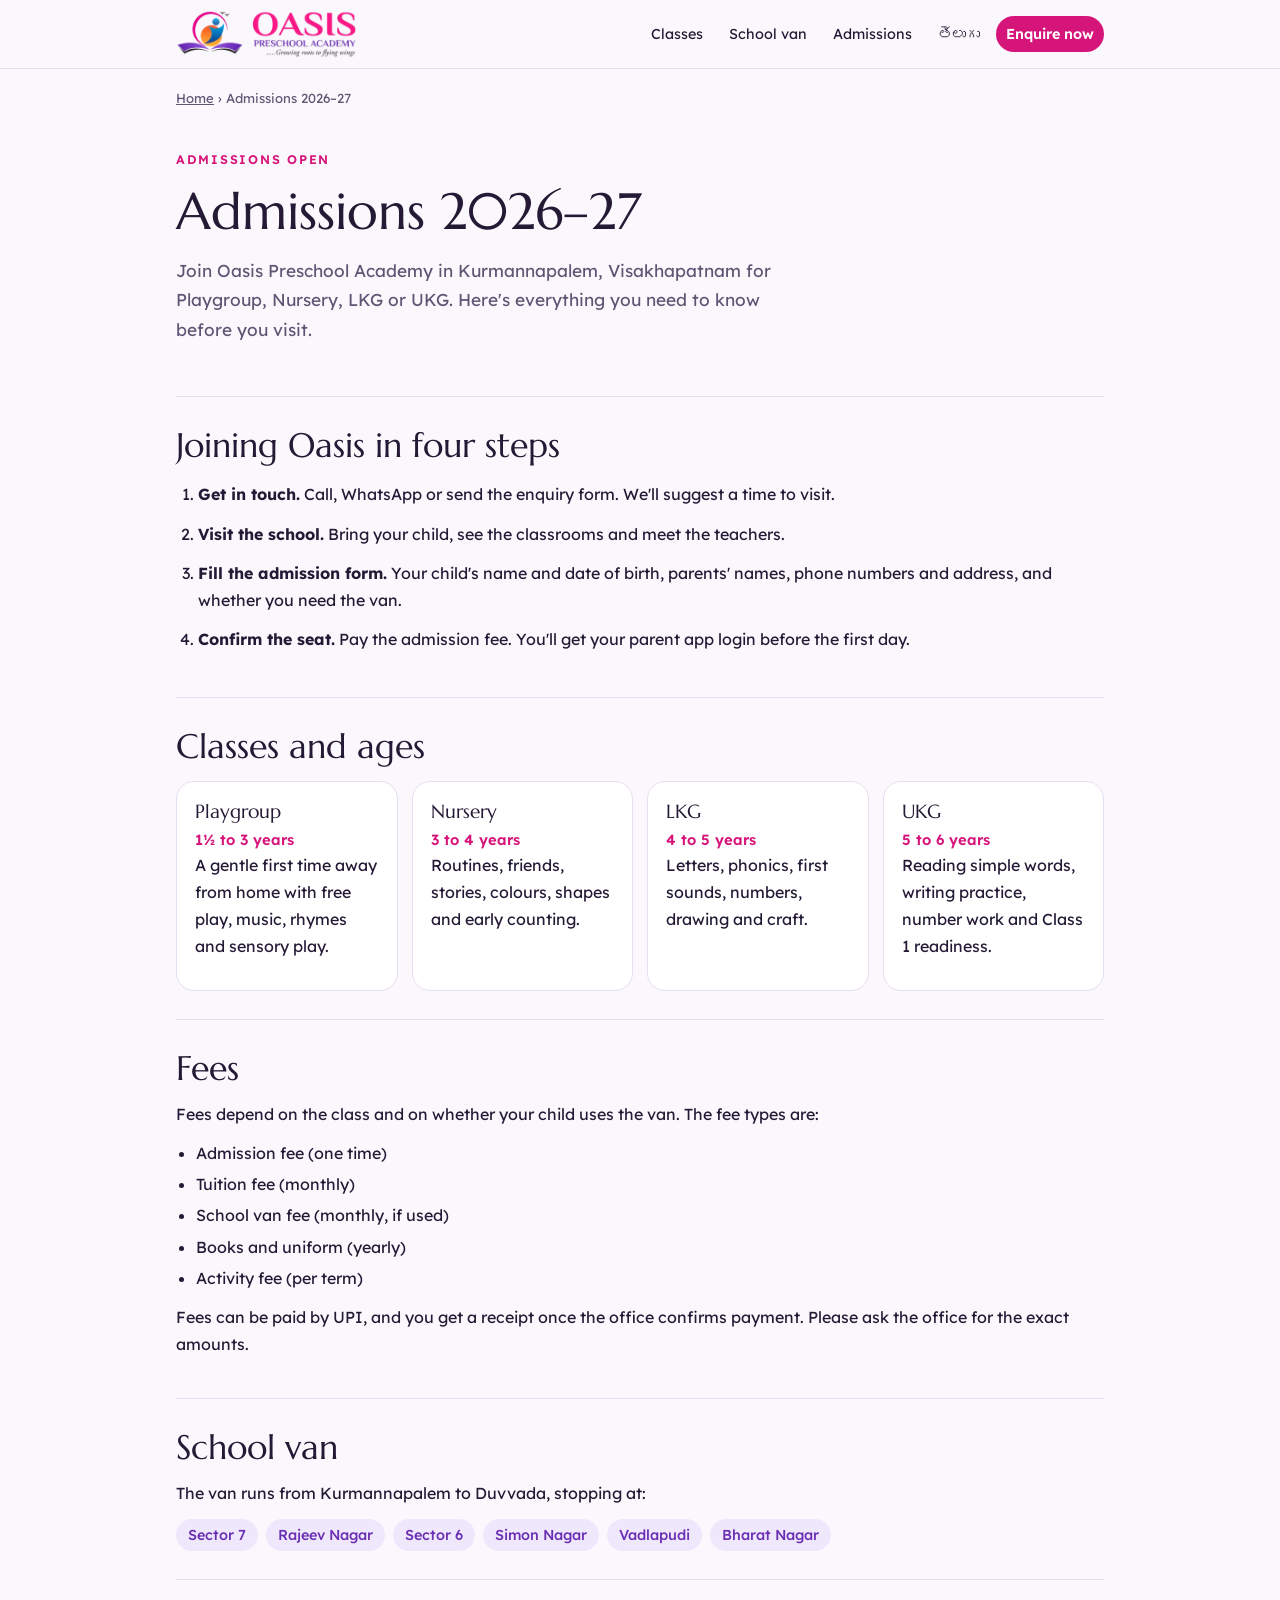
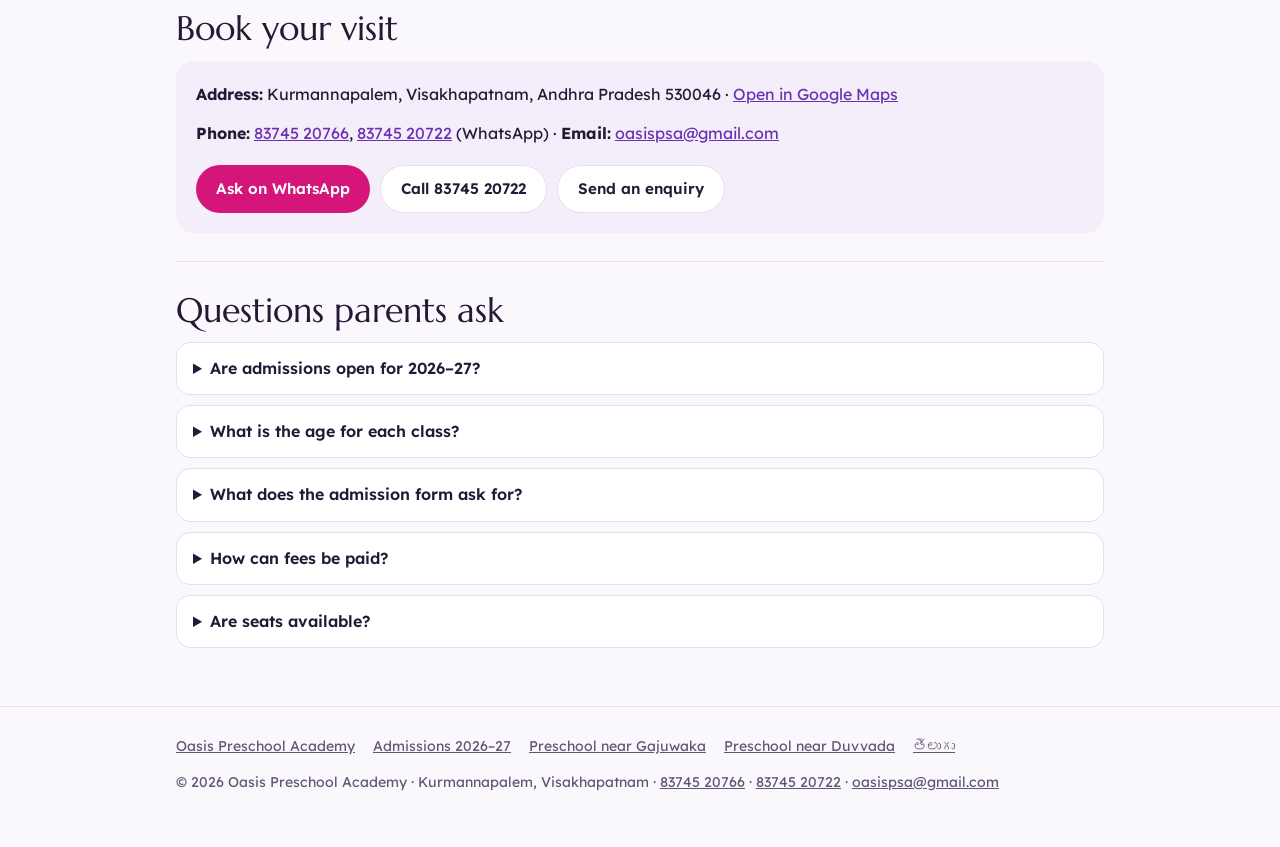
<file: admissions.html>
<!doctype html>
<html lang="en">
<head>
<meta charset="utf-8">
<meta name="viewport" content="width=device-width,initial-scale=1">
<title>Admissions 2026–27 | Oasis Preschool Academy, Vizag</title>
<meta name="description" content="Admissions open for 2026–27 at Oasis Preschool Academy, Kurmannapalem, Vizag. Playgroup, Nursery, LKG and UKG: age guide, admission steps, fee types and school van.">
<meta name="robots" content="index,follow,max-image-preview:large">
<meta name="theme-color" content="#d6157a">
<link rel="canonical" href="https://oasis-psa-school-website.vercel.app/admissions">
<link rel="icon" type="image/png" href="/logo-icon.png">
<link rel="apple-touch-icon" href="/logo-icon.png">
<link rel="manifest" href="/site.webmanifest">
<meta property="og:type" content="website">
<meta property="og:site_name" content="Oasis Preschool Academy">
<meta property="og:title" content="Admissions 2026–27 | Oasis Preschool Academy, Vizag">
<meta property="og:description" content="Admissions open for 2026–27 at Oasis Preschool Academy, Kurmannapalem, Vizag. Playgroup, Nursery, LKG and UKG: age guide, admission steps, fee types and school van.">
<meta property="og:url" content="https://oasis-psa-school-website.vercel.app/admissions">
<meta property="og:image" content="https://oasis-psa-school-website.vercel.app/og-image.jpg">
<meta property="og:image:width" content="1200">
<meta property="og:image:height" content="630">
<meta property="og:image:alt" content="Oasis Preschool Academy logo – Growing roots to flying wings">
<meta property="og:locale" content="en_IN">
<meta name="twitter:card" content="summary_large_image">
<meta name="twitter:title" content="Admissions 2026–27 | Oasis Preschool Academy, Vizag">
<meta name="twitter:description" content="Admissions open for 2026–27 at Oasis Preschool Academy, Kurmannapalem, Vizag. Playgroup, Nursery, LKG and UKG: age guide, admission steps, fee types and school van.">
<meta name="twitter:image" content="https://oasis-psa-school-website.vercel.app/og-image.jpg">
<script type="application/ld+json">{
 "@context": "https://schema.org",
 "@type": "WebPage",
 "@id": "https://oasis-psa-school-website.vercel.app/admissions#page",
 "url": "https://oasis-psa-school-website.vercel.app/admissions",
 "name": "Admissions 2026–27 | Oasis Preschool Academy, Vizag",
 "description": "Admissions open for 2026–27 at Oasis Preschool Academy, Kurmannapalem, Vizag. Playgroup, Nursery, LKG and UKG: age guide, admission steps, fee types and school van.",
 "inLanguage": "en-IN",
 "about": {
  "@id": "https://oasis-psa-school-website.vercel.app/#school"
 },
 "isPartOf": {
  "@type": "WebSite",
  "url": "https://oasis-psa-school-website.vercel.app/",
  "name": "Oasis Preschool Academy"
 }
}</script>
<script type="application/ld+json">{
 "@context": "https://schema.org",
 "@type": "BreadcrumbList",
 "itemListElement": [
  {
   "@type": "ListItem",
   "position": 1,
   "name": "Oasis Preschool Academy",
   "item": "https://oasis-psa-school-website.vercel.app/"
  },
  {
   "@type": "ListItem",
   "position": 2,
   "name": "Admissions 2026–27",
   "item": "https://oasis-psa-school-website.vercel.app/admissions"
  }
 ]
}</script>
<script type="application/ld+json">{
 "@context": "https://schema.org",
 "@type": "FAQPage",
 "mainEntity": [
  {
   "@type": "Question",
   "name": "Are admissions open for 2026–27?",
   "acceptedAnswer": {
    "@type": "Answer",
    "text": "Yes. Admissions for 2026–27 are open for Playgroup, Nursery, LKG and UKG."
   }
  },
  {
   "@type": "Question",
   "name": "What is the age for each class?",
   "acceptedAnswer": {
    "@type": "Answer",
    "text": "Playgroup 1½ to 3 years, Nursery 3 to 4 years, LKG 4 to 5 years, UKG 5 to 6 years."
   }
  },
  {
   "@type": "Question",
   "name": "What does the admission form ask for?",
   "acceptedAnswer": {
    "@type": "Answer",
    "text": "Your child's name and date of birth, parents' names, phone numbers and address, and whether you need the school van. The office will tell you if any certificates or photos are needed."
   }
  },
  {
   "@type": "Question",
   "name": "How can fees be paid?",
   "acceptedAnswer": {
    "@type": "Answer",
    "text": "By UPI. You get a receipt once the office confirms payment. Ask the office for the exact amounts."
   }
  },
  {
   "@type": "Question",
   "name": "Are seats available?",
   "acceptedAnswer": {
    "@type": "Answer",
    "text": "Seats depend on the class. Please call or WhatsApp 83745 20722 to check for your child's class."
   }
  }
 ]
}</script>
<link rel="preconnect" href="https://fonts.googleapis.com">
<link rel="preconnect" href="https://fonts.gstatic.com" crossorigin>
<link rel="stylesheet" media="print" onload="this.media='all'" href="https://fonts.googleapis.com/css2?family=Marcellus&family=Lexend:wght@400;500;600&display=swap">
<noscript><link rel="stylesheet" href="https://fonts.googleapis.com/css2?family=Marcellus&family=Lexend:wght@400;500;600&display=swap"></noscript>
<link rel="stylesheet" href="/pages.css">
</head>
<body>
<header><div class="wrap">
<a class="brand" href="/" aria-label="Oasis Preschool Academy Home"><img src="/logo-web.png" width="400" height="106" alt="Oasis Preschool Academy"></a>
<nav class="hdr-links" aria-label="Main"><a href="/#classes">Classes</a><a href="/#van">School van</a><a href="/admissions">Admissions</a><a href="/te" lang="te" hreflang="te">తెలుగు</a><a class="cta" href="/#contact">Enquire now</a></nav>
</div></header>
<main class="wrap">
<p class="crumbs"><a href="/">Home</a> › Admissions 2026–27</p>
<div class="hero">
<p class="eyebrow">Admissions open</p>
<h1>Admissions 2026–27</h1>
<p class="lede">Join Oasis Preschool Academy in Kurmannapalem, Visakhapatnam for Playgroup, Nursery, LKG or UKG. Here's everything you need to know before you visit.</p>
</div>
<section><h2>Joining Oasis in four steps</h2>
<ol class="steps">
<li><strong>Get in touch.</strong> Call, WhatsApp or send the enquiry form. We'll suggest a time to visit.</li>
<li><strong>Visit the school.</strong> Bring your child, see the classrooms and meet the teachers.</li>
<li><strong>Fill the admission form.</strong> Your child's name and date of birth, parents' names, phone numbers and address, and whether you need the van.</li>
<li><strong>Confirm the seat.</strong> Pay the admission fee. You'll get your parent app login before the first day.</li>
</ol></section>
<section><h2>Classes and ages</h2>
<div class="grid">
<div class="card"><h3>Playgroup</h3><p class="age">1½ to 3 years</p><p>A gentle first time away from home with free play, music, rhymes and sensory play.</p></div>
<div class="card"><h3>Nursery</h3><p class="age">3 to 4 years</p><p>Routines, friends, stories, colours, shapes and early counting.</p></div>
<div class="card"><h3>LKG</h3><p class="age">4 to 5 years</p><p>Letters, phonics, first sounds, numbers, drawing and craft.</p></div>
<div class="card"><h3>UKG</h3><p class="age">5 to 6 years</p><p>Reading simple words, writing practice, number work and Class 1 readiness.</p></div>
</div></section>
<section><h2>Fees</h2>
<p>Fees depend on the class and on whether your child uses the van. The fee types are:</p>
<ul class="clean"><li>Admission fee (one time)</li><li>Tuition fee (monthly)</li><li>School van fee (monthly, if used)</li><li>Books and uniform (yearly)</li><li>Activity fee (per term)</li></ul>
<p>Fees can be paid by UPI, and you get a receipt once the office confirms payment. Please ask the office for the exact amounts.</p>
</section>
<section><h2>School van</h2>
<p>The van runs from Kurmannapalem to Duvvada, stopping at:</p>
<ul class="stops"><li>Sector 7</li><li>Rajeev Nagar</li><li>Sector 6</li><li>Simon Nagar</li><li>Vadlapudi</li><li>Bharat Nagar</li></ul>
</section>
<section><h2>Book your visit</h2>
<div class="contact">
<p><strong>Address:</strong> Kurmannapalem, Visakhapatnam, Andhra Pradesh 530046 · <a href="https://maps.google.com/?q=Kurmannapalem+Visakhapatnam+530046" target="_blank" rel="noopener">Open in Google Maps</a></p>
<p><strong>Phone:</strong> <a href="tel:+918374520766">83745 20766</a>, <a href="tel:+918374520722">83745 20722</a> (WhatsApp) · <strong>Email:</strong> <a href="mailto:oasispsa@gmail.com">oasispsa@gmail.com</a></p>
<div class="btns"><a class="btn p" href="https://wa.me/918374520722?text=Hello%20Oasis%20Preschool%20Academy%2C%20I%20would%20like%20to%20know%20about%20admissions%20for%202026%E2%80%9327." target="_blank" rel="noopener">Ask on WhatsApp</a><a class="btn g" href="tel:+918374520722">Call 83745 20722</a><a class="btn g" href="/#contact">Send an enquiry</a></div>
</div></section>
<section><h2>Questions parents ask</h2><details><summary>Are admissions open for 2026–27?</summary><p>Yes. Admissions for 2026–27 are open for Playgroup, Nursery, LKG and UKG.</p></details><details><summary>What is the age for each class?</summary><p>Playgroup 1½ to 3 years, Nursery 3 to 4 years, LKG 4 to 5 years, UKG 5 to 6 years.</p></details><details><summary>What does the admission form ask for?</summary><p>Your child's name and date of birth, parents' names, phone numbers and address, and whether you need the school van. The office will tell you if any certificates or photos are needed.</p></details><details><summary>How can fees be paid?</summary><p>By UPI. You get a receipt once the office confirms payment. Ask the office for the exact amounts.</p></details><details><summary>Are seats available?</summary><p>Seats depend on the class. Please call or WhatsApp 83745 20722 to check for your child's class.</p></details></section>
</main>
<footer><div class="wrap">
<nav aria-label="More pages"><a href="/">Oasis Preschool Academy</a><a href="/admissions">Admissions 2026–27</a><a href="/preschool-gajuwaka">Preschool near Gajuwaka</a><a href="/preschool-duvvada">Preschool near Duvvada</a><a href="/te" lang="te">తెలుగు</a></nav>
<p>© 2026 Oasis Preschool Academy · Kurmannapalem, Visakhapatnam · <a href="tel:+918374520766">83745 20766</a> · <a href="tel:+918374520722">83745 20722</a> · <a href="mailto:oasispsa@gmail.com">oasispsa@gmail.com</a></p>
</div></footer>
</body>
</html>
</file>
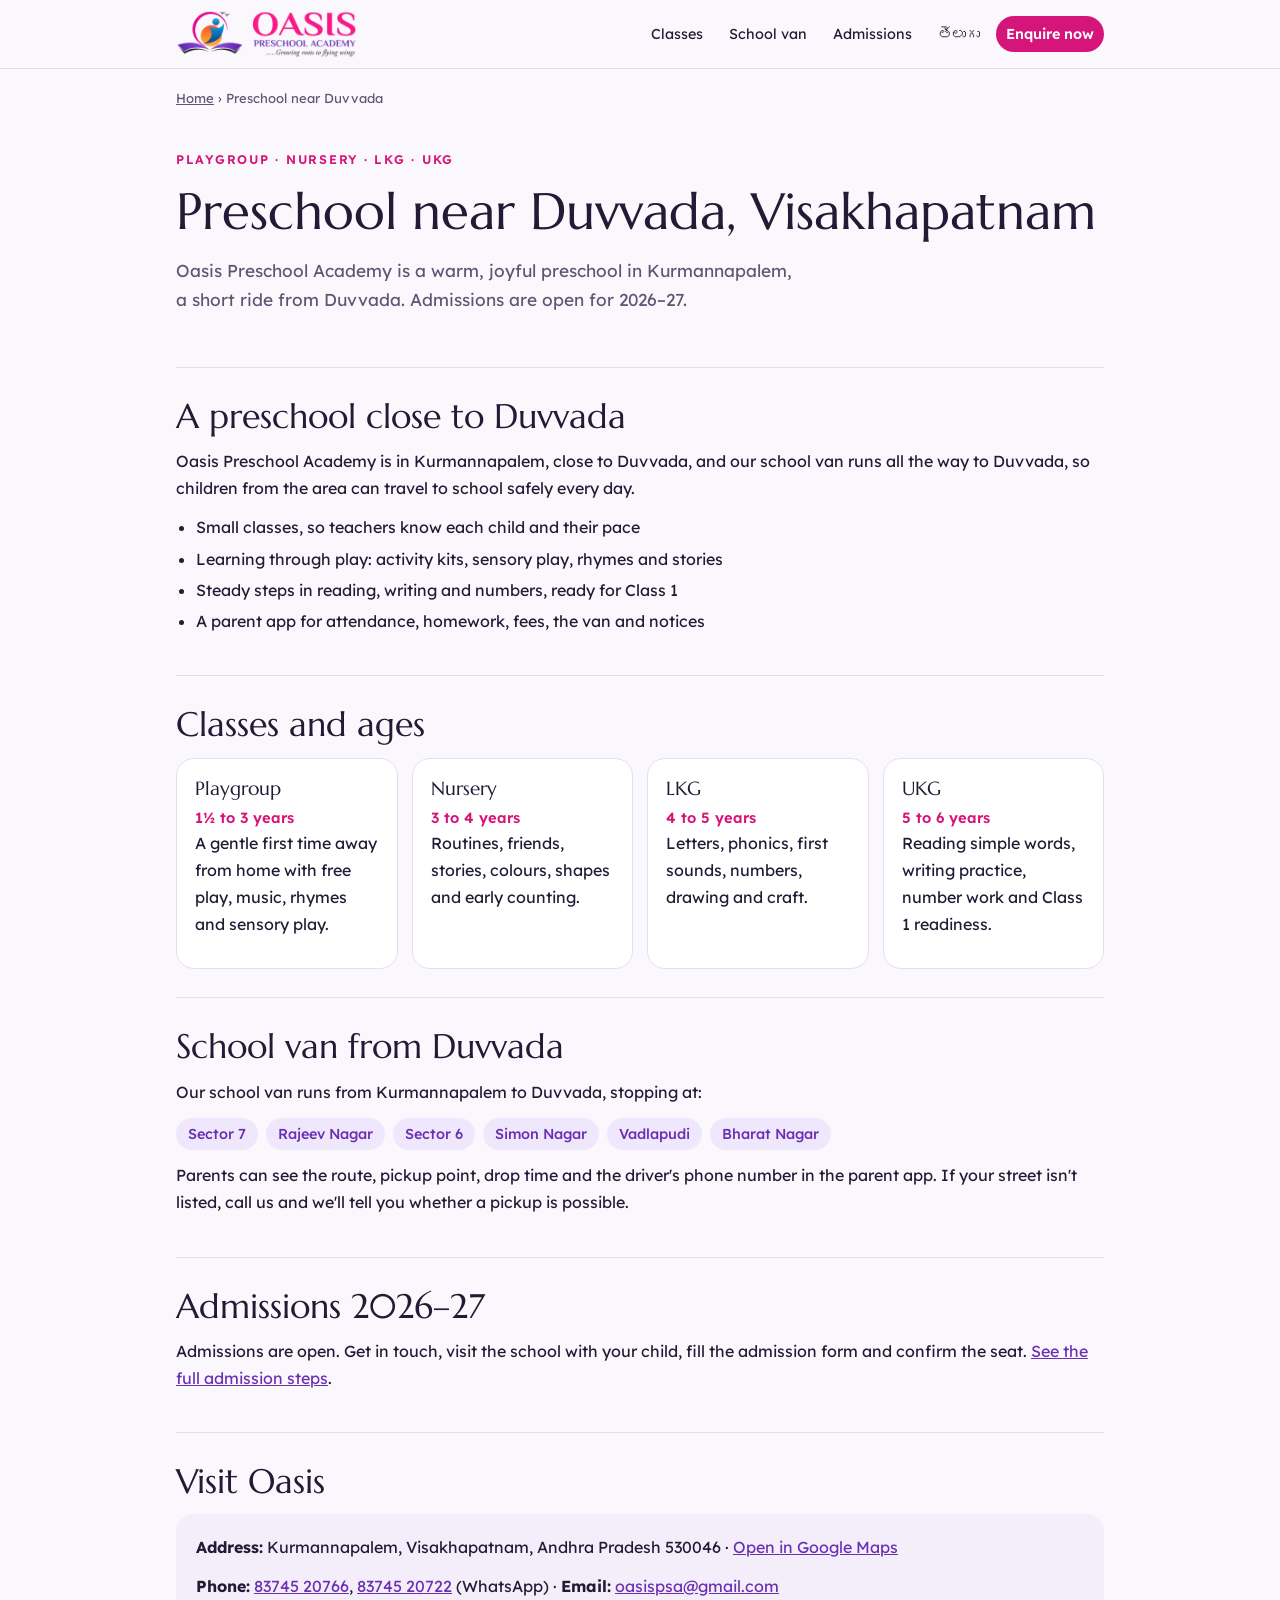
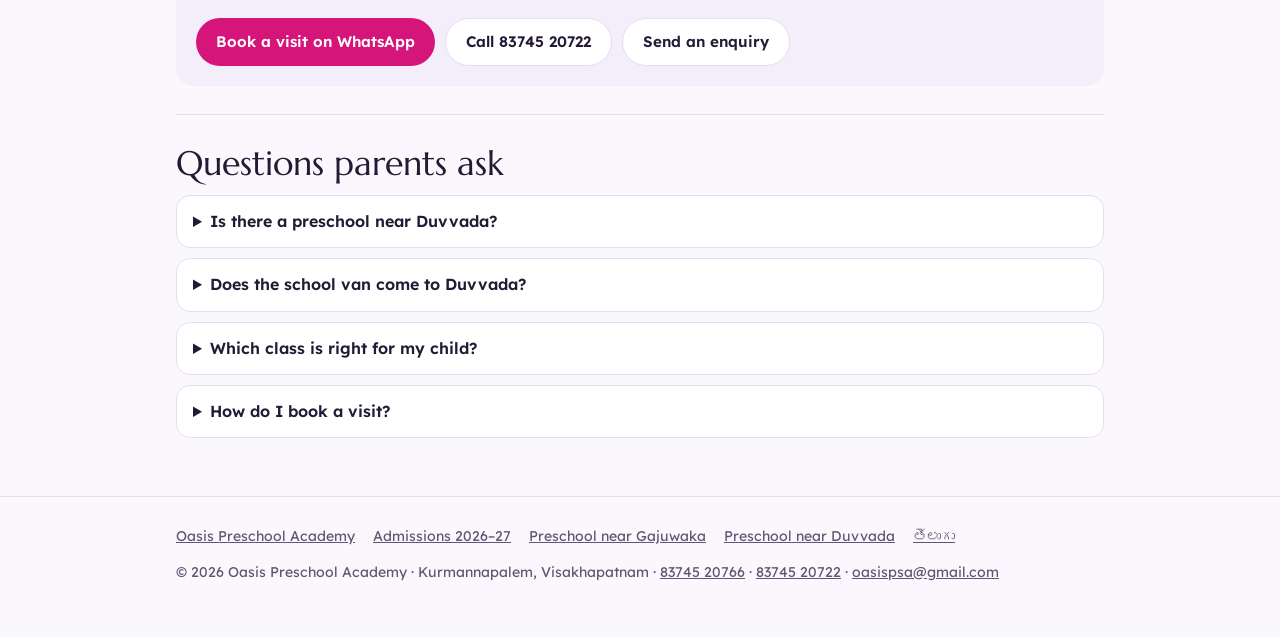
<file: preschool-duvvada.html>
<!doctype html>
<html lang="en">
<head>
<meta charset="utf-8">
<meta name="viewport" content="width=device-width,initial-scale=1">
<title>Preschool near Duvvada, Vizag | Oasis Preschool Academy</title>
<meta name="description" content="Looking for a play school near Duvvada? Oasis Preschool Academy in Kurmannapalem offers Playgroup, Nursery, LKG and UKG with a school van. Admissions open 2026–27.">
<meta name="robots" content="index,follow,max-image-preview:large">
<meta name="theme-color" content="#d6157a">
<link rel="canonical" href="https://oasis-psa-school-website.vercel.app/preschool-duvvada">
<link rel="icon" type="image/png" href="/logo-icon.png">
<link rel="apple-touch-icon" href="/logo-icon.png">
<link rel="manifest" href="/site.webmanifest">
<meta property="og:type" content="website">
<meta property="og:site_name" content="Oasis Preschool Academy">
<meta property="og:title" content="Preschool near Duvvada, Vizag | Oasis Preschool Academy">
<meta property="og:description" content="Looking for a play school near Duvvada? Oasis Preschool Academy in Kurmannapalem offers Playgroup, Nursery, LKG and UKG with a school van. Admissions open 2026–27.">
<meta property="og:url" content="https://oasis-psa-school-website.vercel.app/preschool-duvvada">
<meta property="og:image" content="https://oasis-psa-school-website.vercel.app/og-image.jpg">
<meta property="og:image:width" content="1200">
<meta property="og:image:height" content="630">
<meta property="og:image:alt" content="Oasis Preschool Academy logo – Growing roots to flying wings">
<meta property="og:locale" content="en_IN">
<meta name="twitter:card" content="summary_large_image">
<meta name="twitter:title" content="Preschool near Duvvada, Vizag | Oasis Preschool Academy">
<meta name="twitter:description" content="Looking for a play school near Duvvada? Oasis Preschool Academy in Kurmannapalem offers Playgroup, Nursery, LKG and UKG with a school van. Admissions open 2026–27.">
<meta name="twitter:image" content="https://oasis-psa-school-website.vercel.app/og-image.jpg">
<script type="application/ld+json">{
 "@context": "https://schema.org",
 "@type": "WebPage",
 "@id": "https://oasis-psa-school-website.vercel.app/preschool-duvvada#page",
 "url": "https://oasis-psa-school-website.vercel.app/preschool-duvvada",
 "name": "Preschool near Duvvada, Vizag | Oasis Preschool Academy",
 "description": "Looking for a play school near Duvvada? Oasis Preschool Academy in Kurmannapalem offers Playgroup, Nursery, LKG and UKG with a school van. Admissions open 2026–27.",
 "inLanguage": "en-IN",
 "about": {
  "@id": "https://oasis-psa-school-website.vercel.app/#school"
 },
 "isPartOf": {
  "@type": "WebSite",
  "url": "https://oasis-psa-school-website.vercel.app/",
  "name": "Oasis Preschool Academy"
 }
}</script>
<script type="application/ld+json">{
 "@context": "https://schema.org",
 "@type": "BreadcrumbList",
 "itemListElement": [
  {
   "@type": "ListItem",
   "position": 1,
   "name": "Oasis Preschool Academy",
   "item": "https://oasis-psa-school-website.vercel.app/"
  },
  {
   "@type": "ListItem",
   "position": 2,
   "name": "Preschool near Duvvada",
   "item": "https://oasis-psa-school-website.vercel.app/preschool-duvvada"
  }
 ]
}</script>
<script type="application/ld+json">{
 "@context": "https://schema.org",
 "@type": "FAQPage",
 "mainEntity": [
  {
   "@type": "Question",
   "name": "Is there a preschool near Duvvada?",
   "acceptedAnswer": {
    "@type": "Answer",
    "text": "Yes. Oasis Preschool Academy is in Kurmannapalem, Visakhapatnam, close to Duvvada, with Playgroup, Nursery, LKG and UKG."
   }
  },
  {
   "@type": "Question",
   "name": "Does the school van come to Duvvada?",
   "acceptedAnswer": {
    "@type": "Answer",
    "text": "Yes. The school van runs from Kurmannapalem to Duvvada, stopping at Sector 7, Rajeev Nagar, Sector 6, Simon Nagar, Vadlapudi and Bharat Nagar."
   }
  },
  {
   "@type": "Question",
   "name": "Which class is right for my child?",
   "acceptedAnswer": {
    "@type": "Answer",
    "text": "Playgroup is for 1½ to 3 years, Nursery for 3 to 4 years, LKG for 4 to 5 years and UKG for 5 to 6 years."
   }
  },
  {
   "@type": "Question",
   "name": "How do I book a visit?",
   "acceptedAnswer": {
    "@type": "Answer",
    "text": "Call or WhatsApp 83745 20722, or send the enquiry form on the website."
   }
  }
 ]
}</script>
<link rel="preconnect" href="https://fonts.googleapis.com">
<link rel="preconnect" href="https://fonts.gstatic.com" crossorigin>
<link rel="stylesheet" media="print" onload="this.media='all'" href="https://fonts.googleapis.com/css2?family=Marcellus&family=Lexend:wght@400;500;600&display=swap">
<noscript><link rel="stylesheet" href="https://fonts.googleapis.com/css2?family=Marcellus&family=Lexend:wght@400;500;600&display=swap"></noscript>
<link rel="stylesheet" href="/pages.css">
</head>
<body>
<header><div class="wrap">
<a class="brand" href="/" aria-label="Oasis Preschool Academy Home"><img src="/logo-web.png" width="400" height="106" alt="Oasis Preschool Academy"></a>
<nav class="hdr-links" aria-label="Main"><a href="/#classes">Classes</a><a href="/#van">School van</a><a href="/admissions">Admissions</a><a href="/te" lang="te" hreflang="te">తెలుగు</a><a class="cta" href="/#contact">Enquire now</a></nav>
</div></header>
<main class="wrap">
<p class="crumbs"><a href="/">Home</a> › Preschool near Duvvada</p>
<div class="hero">
<p class="eyebrow">Playgroup · Nursery · LKG · UKG</p>
<h1>Preschool near Duvvada, Visakhapatnam</h1>
<p class="lede">Oasis Preschool Academy is a warm, joyful preschool in Kurmannapalem, a short ride from Duvvada. Admissions are open for 2026–27.</p>
</div>
<section><h2>A preschool close to Duvvada</h2>
<p>Oasis Preschool Academy is in Kurmannapalem, close to Duvvada, and our school van runs all the way to Duvvada, so children from the area can travel to school safely every day.</p>
<ul class="clean"><li>Small classes, so teachers know each child and their pace</li><li>Learning through play: activity kits, sensory play, rhymes and stories</li><li>Steady steps in reading, writing and numbers, ready for Class 1</li><li>A parent app for attendance, homework, fees, the van and notices</li></ul>
</section>
<section><h2>Classes and ages</h2>
<div class="grid">
<div class="card"><h3>Playgroup</h3><p class="age">1½ to 3 years</p><p>A gentle first time away from home with free play, music, rhymes and sensory play.</p></div>
<div class="card"><h3>Nursery</h3><p class="age">3 to 4 years</p><p>Routines, friends, stories, colours, shapes and early counting.</p></div>
<div class="card"><h3>LKG</h3><p class="age">4 to 5 years</p><p>Letters, phonics, first sounds, numbers, drawing and craft.</p></div>
<div class="card"><h3>UKG</h3><p class="age">5 to 6 years</p><p>Reading simple words, writing practice, number work and Class 1 readiness.</p></div>
</div></section>
<section><h2>School van from Duvvada</h2>
<p>Our school van runs from Kurmannapalem to Duvvada, stopping at:</p>
<ul class="stops"><li>Sector 7</li><li>Rajeev Nagar</li><li>Sector 6</li><li>Simon Nagar</li><li>Vadlapudi</li><li>Bharat Nagar</li></ul>
<p style="margin-top:12px">Parents can see the route, pickup point, drop time and the driver's phone number in the parent app. If your street isn't listed, call us and we'll tell you whether a pickup is possible.</p>
</section>
<section><h2>Admissions 2026–27</h2>
<p>Admissions are open. Get in touch, visit the school with your child, fill the admission form and confirm the seat. <a href="/admissions">See the full admission steps</a>.</p>
</section>
<section><h2>Visit Oasis</h2>
<div class="contact">
<p><strong>Address:</strong> Kurmannapalem, Visakhapatnam, Andhra Pradesh 530046 · <a href="https://maps.google.com/?q=Kurmannapalem+Visakhapatnam+530046" target="_blank" rel="noopener">Open in Google Maps</a></p>
<p><strong>Phone:</strong> <a href="tel:+918374520766">83745 20766</a>, <a href="tel:+918374520722">83745 20722</a> (WhatsApp) · <strong>Email:</strong> <a href="mailto:oasispsa@gmail.com">oasispsa@gmail.com</a></p>
<div class="btns"><a class="btn p" href="https://wa.me/918374520722?text=Hello%20Oasis%20Preschool%20Academy%2C%20I%20live%20near%20Duvvada%20and%20would%20like%20to%20book%20a%20school%20visit." target="_blank" rel="noopener">Book a visit on WhatsApp</a><a class="btn g" href="tel:+918374520722">Call 83745 20722</a><a class="btn g" href="/#contact">Send an enquiry</a></div>
</div></section>
<section><h2>Questions parents ask</h2><details><summary>Is there a preschool near Duvvada?</summary><p>Yes. Oasis Preschool Academy is in Kurmannapalem, Visakhapatnam, close to Duvvada, with Playgroup, Nursery, LKG and UKG.</p></details><details><summary>Does the school van come to Duvvada?</summary><p>Yes. The school van runs from Kurmannapalem to Duvvada, stopping at Sector 7, Rajeev Nagar, Sector 6, Simon Nagar, Vadlapudi and Bharat Nagar.</p></details><details><summary>Which class is right for my child?</summary><p>Playgroup is for 1½ to 3 years, Nursery for 3 to 4 years, LKG for 4 to 5 years and UKG for 5 to 6 years.</p></details><details><summary>How do I book a visit?</summary><p>Call or WhatsApp 83745 20722, or send the enquiry form on the website.</p></details></section>
</main>
<footer><div class="wrap">
<nav aria-label="More pages"><a href="/">Oasis Preschool Academy</a><a href="/admissions">Admissions 2026–27</a><a href="/preschool-gajuwaka">Preschool near Gajuwaka</a><a href="/preschool-duvvada">Preschool near Duvvada</a><a href="/te" lang="te">తెలుగు</a></nav>
<p>© 2026 Oasis Preschool Academy · Kurmannapalem, Visakhapatnam · <a href="tel:+918374520766">83745 20766</a> · <a href="tel:+918374520722">83745 20722</a> · <a href="mailto:oasispsa@gmail.com">oasispsa@gmail.com</a></p>
</div></footer>
</body>
</html>
</file>
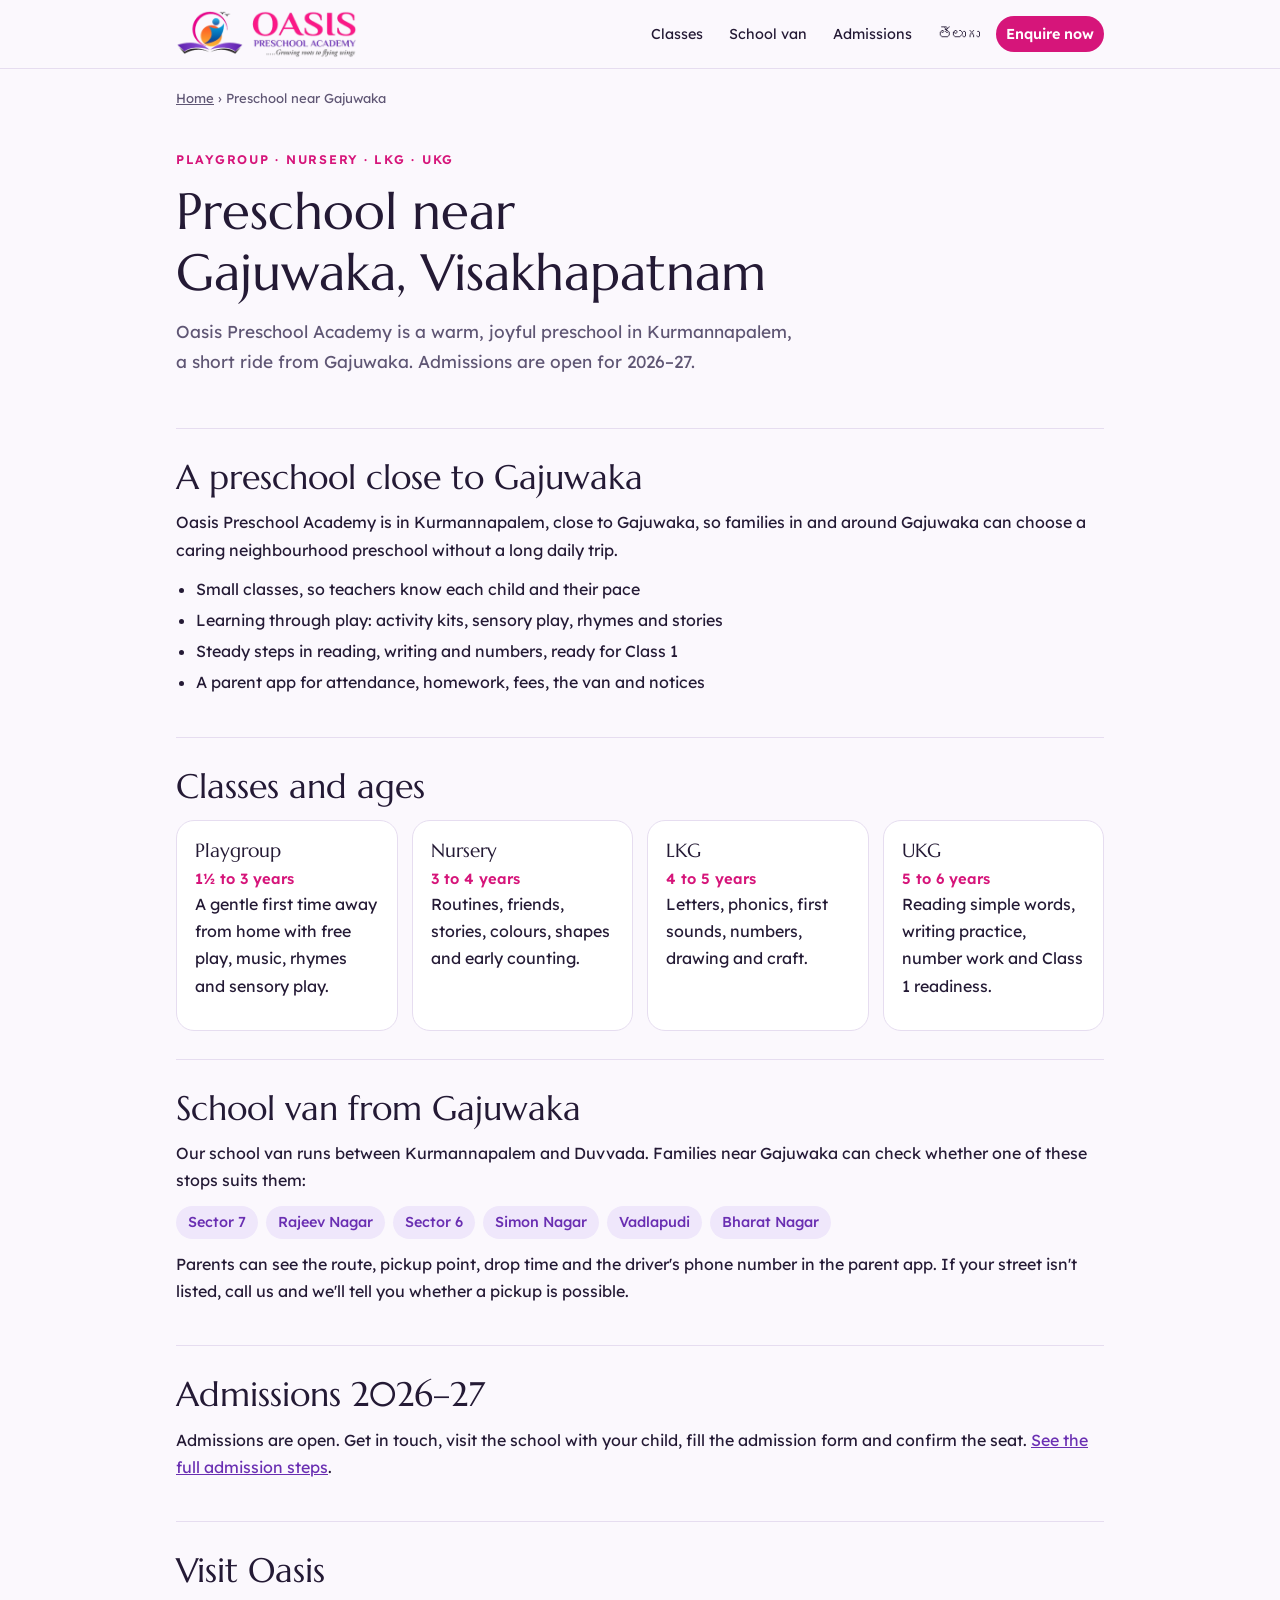
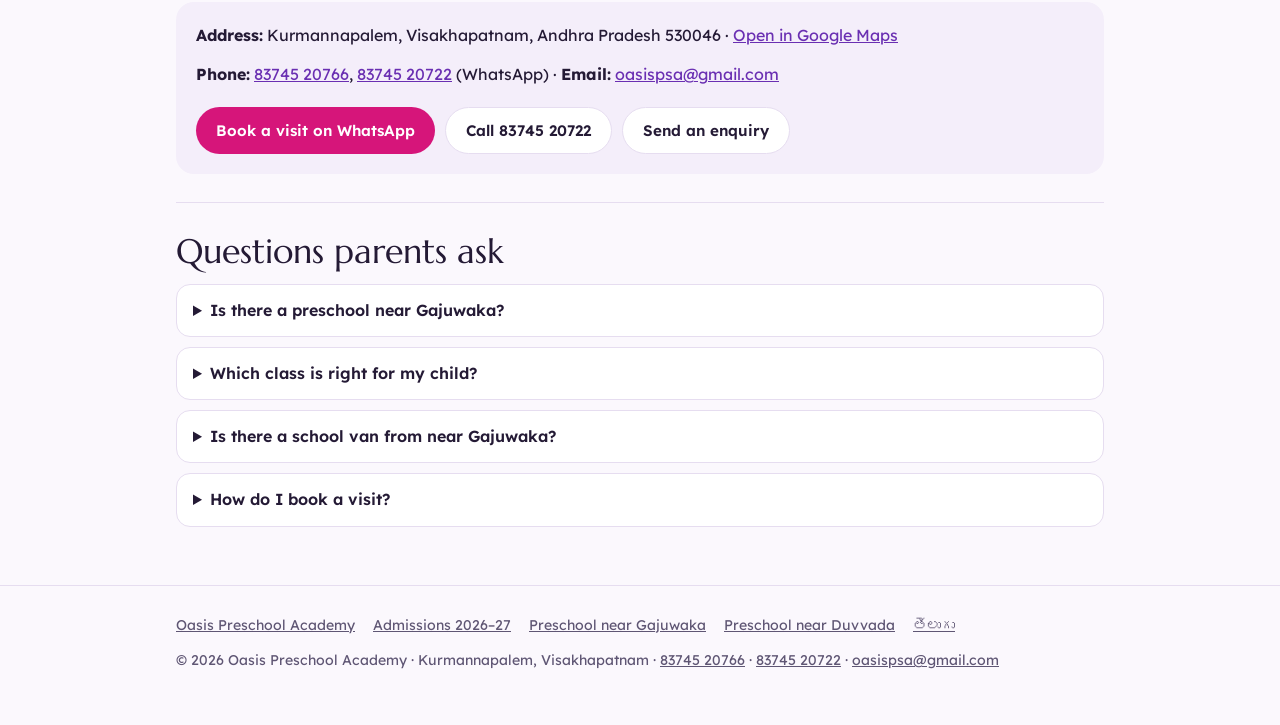
<file: preschool-gajuwaka.html>
<!doctype html>
<html lang="en">
<head>
<meta charset="utf-8">
<meta name="viewport" content="width=device-width,initial-scale=1">
<title>Preschool near Gajuwaka, Vizag | Oasis Preschool Academy</title>
<meta name="description" content="Looking for a play school near Gajuwaka? Oasis Preschool Academy in Kurmannapalem offers Playgroup, Nursery, LKG and UKG with a school van. Admissions open 2026–27.">
<meta name="robots" content="index,follow,max-image-preview:large">
<meta name="theme-color" content="#d6157a">
<link rel="canonical" href="https://oasis-psa-school-website.vercel.app/preschool-gajuwaka">
<link rel="icon" type="image/png" href="/logo-icon.png">
<link rel="apple-touch-icon" href="/logo-icon.png">
<link rel="manifest" href="/site.webmanifest">
<meta property="og:type" content="website">
<meta property="og:site_name" content="Oasis Preschool Academy">
<meta property="og:title" content="Preschool near Gajuwaka, Vizag | Oasis Preschool Academy">
<meta property="og:description" content="Looking for a play school near Gajuwaka? Oasis Preschool Academy in Kurmannapalem offers Playgroup, Nursery, LKG and UKG with a school van. Admissions open 2026–27.">
<meta property="og:url" content="https://oasis-psa-school-website.vercel.app/preschool-gajuwaka">
<meta property="og:image" content="https://oasis-psa-school-website.vercel.app/og-image.jpg">
<meta property="og:image:width" content="1200">
<meta property="og:image:height" content="630">
<meta property="og:image:alt" content="Oasis Preschool Academy logo – Growing roots to flying wings">
<meta property="og:locale" content="en_IN">
<meta name="twitter:card" content="summary_large_image">
<meta name="twitter:title" content="Preschool near Gajuwaka, Vizag | Oasis Preschool Academy">
<meta name="twitter:description" content="Looking for a play school near Gajuwaka? Oasis Preschool Academy in Kurmannapalem offers Playgroup, Nursery, LKG and UKG with a school van. Admissions open 2026–27.">
<meta name="twitter:image" content="https://oasis-psa-school-website.vercel.app/og-image.jpg">
<script type="application/ld+json">{
 "@context": "https://schema.org",
 "@type": "WebPage",
 "@id": "https://oasis-psa-school-website.vercel.app/preschool-gajuwaka#page",
 "url": "https://oasis-psa-school-website.vercel.app/preschool-gajuwaka",
 "name": "Preschool near Gajuwaka, Vizag | Oasis Preschool Academy",
 "description": "Looking for a play school near Gajuwaka? Oasis Preschool Academy in Kurmannapalem offers Playgroup, Nursery, LKG and UKG with a school van. Admissions open 2026–27.",
 "inLanguage": "en-IN",
 "about": {
  "@id": "https://oasis-psa-school-website.vercel.app/#school"
 },
 "isPartOf": {
  "@type": "WebSite",
  "url": "https://oasis-psa-school-website.vercel.app/",
  "name": "Oasis Preschool Academy"
 }
}</script>
<script type="application/ld+json">{
 "@context": "https://schema.org",
 "@type": "BreadcrumbList",
 "itemListElement": [
  {
   "@type": "ListItem",
   "position": 1,
   "name": "Oasis Preschool Academy",
   "item": "https://oasis-psa-school-website.vercel.app/"
  },
  {
   "@type": "ListItem",
   "position": 2,
   "name": "Preschool near Gajuwaka",
   "item": "https://oasis-psa-school-website.vercel.app/preschool-gajuwaka"
  }
 ]
}</script>
<script type="application/ld+json">{
 "@context": "https://schema.org",
 "@type": "FAQPage",
 "mainEntity": [
  {
   "@type": "Question",
   "name": "Is there a preschool near Gajuwaka?",
   "acceptedAnswer": {
    "@type": "Answer",
    "text": "Yes. Oasis Preschool Academy is in Kurmannapalem, Visakhapatnam, close to Gajuwaka, with Playgroup, Nursery, LKG and UKG."
   }
  },
  {
   "@type": "Question",
   "name": "Which class is right for my child?",
   "acceptedAnswer": {
    "@type": "Answer",
    "text": "Playgroup is for 1½ to 3 years, Nursery for 3 to 4 years, LKG for 4 to 5 years and UKG for 5 to 6 years."
   }
  },
  {
   "@type": "Question",
   "name": "Is there a school van from near Gajuwaka?",
   "acceptedAnswer": {
    "@type": "Answer",
    "text": "The school van runs from Kurmannapalem to Duvvada, stopping at Sector 7, Rajeev Nagar, Sector 6, Simon Nagar, Vadlapudi and Bharat Nagar. Call 83745 20722 to check a pickup near you."
   }
  },
  {
   "@type": "Question",
   "name": "How do I book a visit?",
   "acceptedAnswer": {
    "@type": "Answer",
    "text": "Call or WhatsApp 83745 20722, or send the enquiry form on the website."
   }
  }
 ]
}</script>
<link rel="preconnect" href="https://fonts.googleapis.com">
<link rel="preconnect" href="https://fonts.gstatic.com" crossorigin>
<link rel="stylesheet" media="print" onload="this.media='all'" href="https://fonts.googleapis.com/css2?family=Marcellus&family=Lexend:wght@400;500;600&display=swap">
<noscript><link rel="stylesheet" href="https://fonts.googleapis.com/css2?family=Marcellus&family=Lexend:wght@400;500;600&display=swap"></noscript>
<link rel="stylesheet" href="/pages.css">
</head>
<body>
<header><div class="wrap">
<a class="brand" href="/" aria-label="Oasis Preschool Academy Home"><img src="/logo-web.png" width="400" height="106" alt="Oasis Preschool Academy"></a>
<nav class="hdr-links" aria-label="Main"><a href="/#classes">Classes</a><a href="/#van">School van</a><a href="/admissions">Admissions</a><a href="/te" lang="te" hreflang="te">తెలుగు</a><a class="cta" href="/#contact">Enquire now</a></nav>
</div></header>
<main class="wrap">
<p class="crumbs"><a href="/">Home</a> › Preschool near Gajuwaka</p>
<div class="hero">
<p class="eyebrow">Playgroup · Nursery · LKG · UKG</p>
<h1>Preschool near Gajuwaka, Visakhapatnam</h1>
<p class="lede">Oasis Preschool Academy is a warm, joyful preschool in Kurmannapalem, a short ride from Gajuwaka. Admissions are open for 2026–27.</p>
</div>
<section><h2>A preschool close to Gajuwaka</h2>
<p>Oasis Preschool Academy is in Kurmannapalem, close to Gajuwaka, so families in and around Gajuwaka can choose a caring neighbourhood preschool without a long daily trip.</p>
<ul class="clean"><li>Small classes, so teachers know each child and their pace</li><li>Learning through play: activity kits, sensory play, rhymes and stories</li><li>Steady steps in reading, writing and numbers, ready for Class 1</li><li>A parent app for attendance, homework, fees, the van and notices</li></ul>
</section>
<section><h2>Classes and ages</h2>
<div class="grid">
<div class="card"><h3>Playgroup</h3><p class="age">1½ to 3 years</p><p>A gentle first time away from home with free play, music, rhymes and sensory play.</p></div>
<div class="card"><h3>Nursery</h3><p class="age">3 to 4 years</p><p>Routines, friends, stories, colours, shapes and early counting.</p></div>
<div class="card"><h3>LKG</h3><p class="age">4 to 5 years</p><p>Letters, phonics, first sounds, numbers, drawing and craft.</p></div>
<div class="card"><h3>UKG</h3><p class="age">5 to 6 years</p><p>Reading simple words, writing practice, number work and Class 1 readiness.</p></div>
</div></section>
<section><h2>School van from Gajuwaka</h2>
<p>Our school van runs between Kurmannapalem and Duvvada. Families near Gajuwaka can check whether one of these stops suits them:</p>
<ul class="stops"><li>Sector 7</li><li>Rajeev Nagar</li><li>Sector 6</li><li>Simon Nagar</li><li>Vadlapudi</li><li>Bharat Nagar</li></ul>
<p style="margin-top:12px">Parents can see the route, pickup point, drop time and the driver's phone number in the parent app. If your street isn't listed, call us and we'll tell you whether a pickup is possible.</p>
</section>
<section><h2>Admissions 2026–27</h2>
<p>Admissions are open. Get in touch, visit the school with your child, fill the admission form and confirm the seat. <a href="/admissions">See the full admission steps</a>.</p>
</section>
<section><h2>Visit Oasis</h2>
<div class="contact">
<p><strong>Address:</strong> Kurmannapalem, Visakhapatnam, Andhra Pradesh 530046 · <a href="https://maps.google.com/?q=Kurmannapalem+Visakhapatnam+530046" target="_blank" rel="noopener">Open in Google Maps</a></p>
<p><strong>Phone:</strong> <a href="tel:+918374520766">83745 20766</a>, <a href="tel:+918374520722">83745 20722</a> (WhatsApp) · <strong>Email:</strong> <a href="mailto:oasispsa@gmail.com">oasispsa@gmail.com</a></p>
<div class="btns"><a class="btn p" href="https://wa.me/918374520722?text=Hello%20Oasis%20Preschool%20Academy%2C%20I%20live%20near%20Gajuwaka%20and%20would%20like%20to%20book%20a%20school%20visit." target="_blank" rel="noopener">Book a visit on WhatsApp</a><a class="btn g" href="tel:+918374520722">Call 83745 20722</a><a class="btn g" href="/#contact">Send an enquiry</a></div>
</div></section>
<section><h2>Questions parents ask</h2><details><summary>Is there a preschool near Gajuwaka?</summary><p>Yes. Oasis Preschool Academy is in Kurmannapalem, Visakhapatnam, close to Gajuwaka, with Playgroup, Nursery, LKG and UKG.</p></details><details><summary>Which class is right for my child?</summary><p>Playgroup is for 1½ to 3 years, Nursery for 3 to 4 years, LKG for 4 to 5 years and UKG for 5 to 6 years.</p></details><details><summary>Is there a school van from near Gajuwaka?</summary><p>The school van runs from Kurmannapalem to Duvvada, stopping at Sector 7, Rajeev Nagar, Sector 6, Simon Nagar, Vadlapudi and Bharat Nagar. Call 83745 20722 to check a pickup near you.</p></details><details><summary>How do I book a visit?</summary><p>Call or WhatsApp 83745 20722, or send the enquiry form on the website.</p></details></section>
</main>
<footer><div class="wrap">
<nav aria-label="More pages"><a href="/">Oasis Preschool Academy</a><a href="/admissions">Admissions 2026–27</a><a href="/preschool-gajuwaka">Preschool near Gajuwaka</a><a href="/preschool-duvvada">Preschool near Duvvada</a><a href="/te" lang="te">తెలుగు</a></nav>
<p>© 2026 Oasis Preschool Academy · Kurmannapalem, Visakhapatnam · <a href="tel:+918374520766">83745 20766</a> · <a href="tel:+918374520722">83745 20722</a> · <a href="mailto:oasispsa@gmail.com">oasispsa@gmail.com</a></p>
</div></footer>
</body>
</html>
</file>
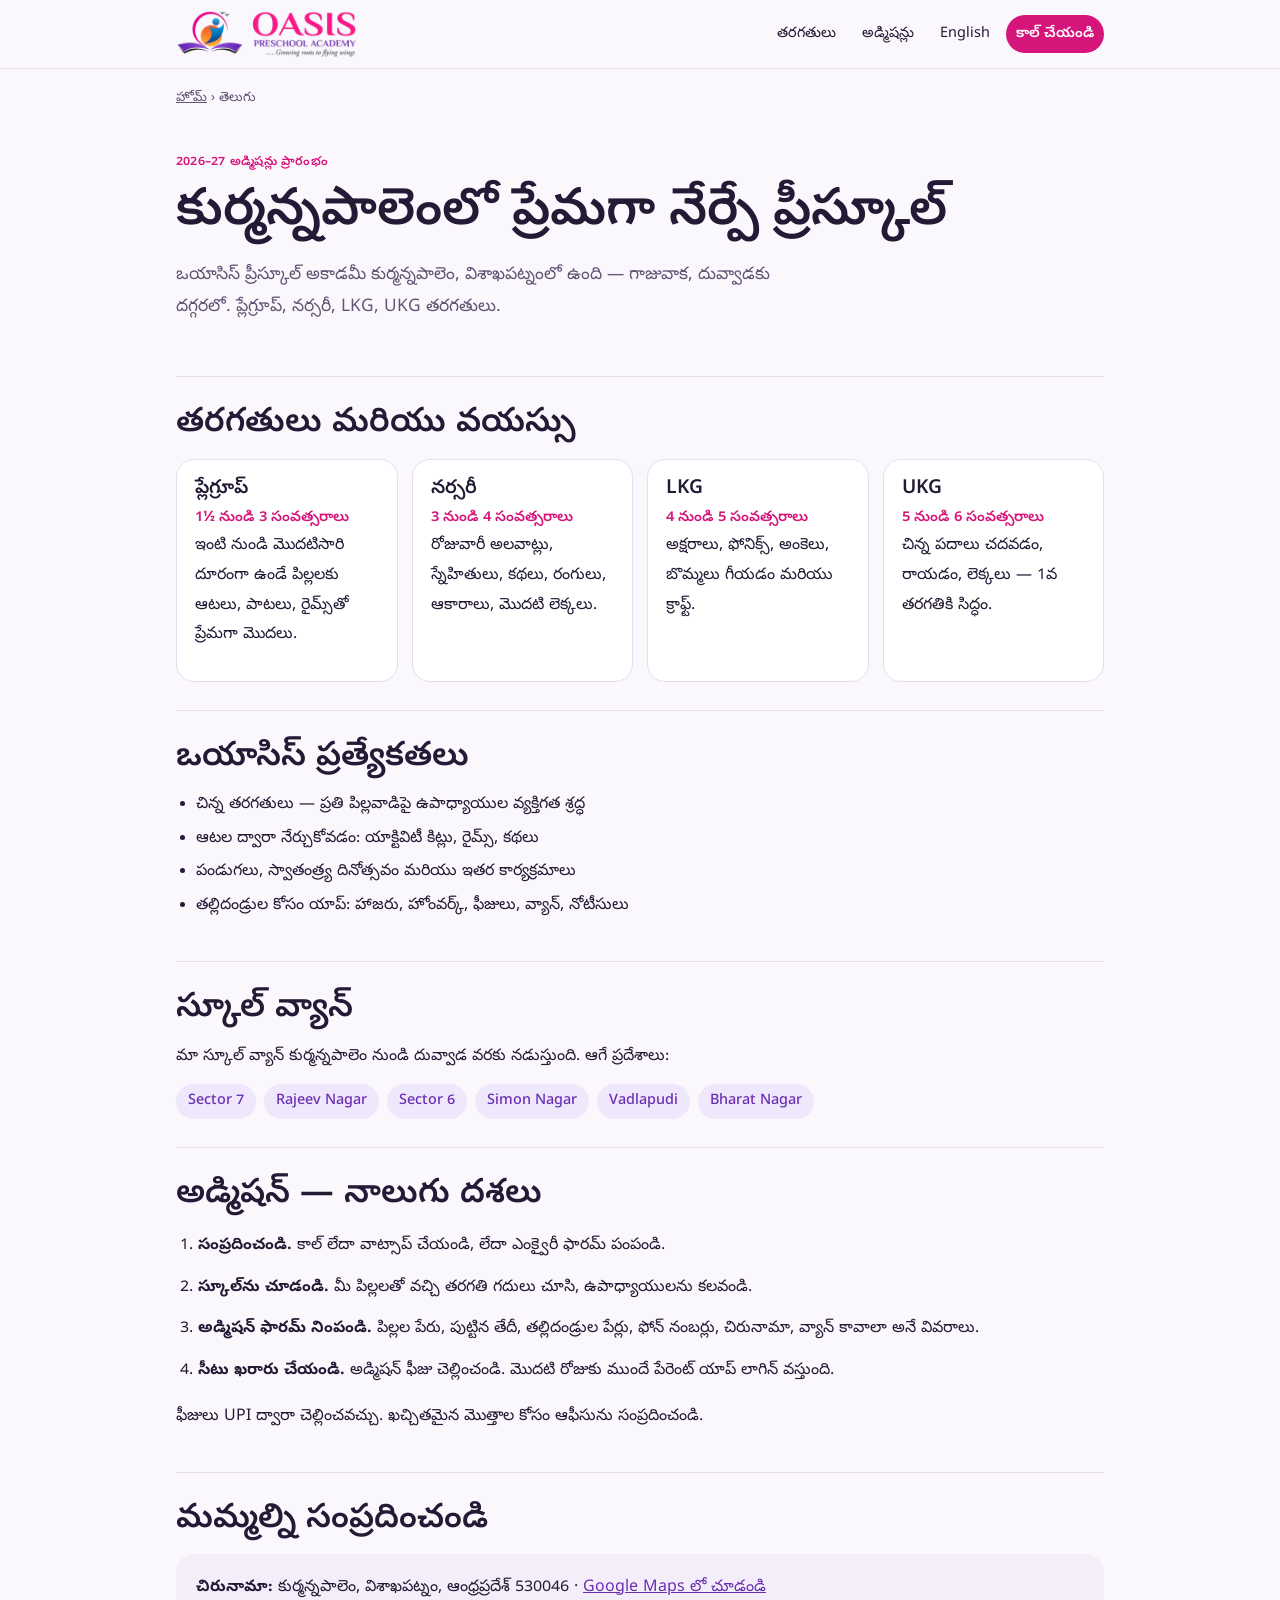
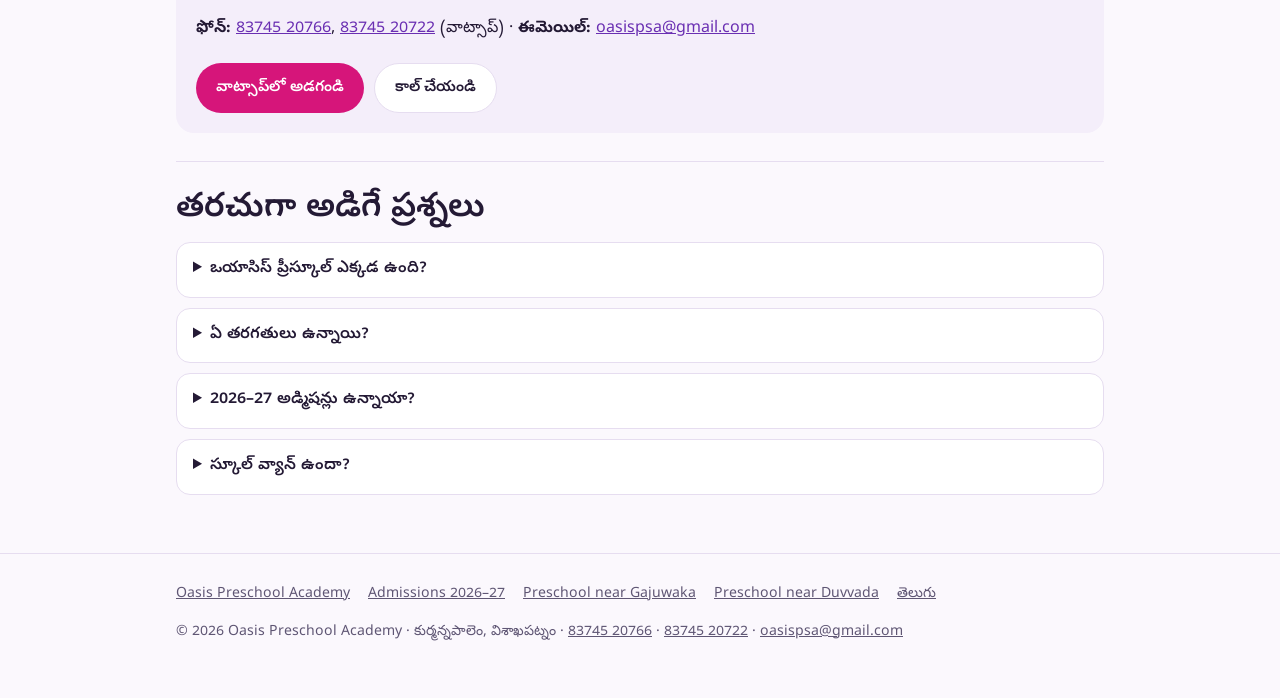
<file: te.html>
<!doctype html>
<html lang="te">
<head>
<meta charset="utf-8">
<meta name="viewport" content="width=device-width,initial-scale=1">
<title>ఒయాసిస్ ప్రీస్కూల్ అకాడమీ | కుర్మన్నపాలెం, విశాఖపట్నం ప్లే స్కూల్</title>
<meta name="description" content="కుర్మన్నపాలెం, విశాఖపట్నంలో ఒయాసిస్ ప్రీస్కూల్ అకాడమీ — ప్లేగ్రూప్, నర్సరీ, LKG, UKG. గాజువాక, దువ్వాడ దగ్గర. 2026–27 అడ్మిషన్లు ప్రారంభం. స్కూల్ వ్యాన్ సదుపాయం.">
<meta name="robots" content="index,follow,max-image-preview:large">
<meta name="theme-color" content="#d6157a">
<link rel="canonical" href="https://oasis-psa-school-website.vercel.app/te">
<link rel="alternate" hreflang="en-IN" href="https://oasis-psa-school-website.vercel.app/">
<link rel="alternate" hreflang="te-IN" href="https://oasis-psa-school-website.vercel.app/te">
<link rel="alternate" hreflang="x-default" href="https://oasis-psa-school-website.vercel.app/">
<link rel="icon" type="image/png" href="/logo-icon.png">
<link rel="apple-touch-icon" href="/logo-icon.png">
<link rel="manifest" href="/site.webmanifest">
<meta property="og:type" content="website">
<meta property="og:site_name" content="Oasis Preschool Academy">
<meta property="og:title" content="ఒయాసిస్ ప్రీస్కూల్ అకాడమీ | కుర్మన్నపాలెం, విశాఖపట్నం ప్లే స్కూల్">
<meta property="og:description" content="కుర్మన్నపాలెం, విశాఖపట్నంలో ఒయాసిస్ ప్రీస్కూల్ అకాడమీ — ప్లేగ్రూప్, నర్సరీ, LKG, UKG. గాజువాక, దువ్వాడ దగ్గర. 2026–27 అడ్మిషన్లు ప్రారంభం. స్కూల్ వ్యాన్ సదుపాయం.">
<meta property="og:url" content="https://oasis-psa-school-website.vercel.app/te">
<meta property="og:image" content="https://oasis-psa-school-website.vercel.app/og-image.jpg">
<meta property="og:image:width" content="1200">
<meta property="og:image:height" content="630">
<meta property="og:image:alt" content="Oasis Preschool Academy logo – Growing roots to flying wings">
<meta property="og:locale" content="te_IN">
<meta name="twitter:card" content="summary_large_image">
<meta name="twitter:title" content="ఒయాసిస్ ప్రీస్కూల్ అకాడమీ | కుర్మన్నపాలెం, విశాఖపట్నం ప్లే స్కూల్">
<meta name="twitter:description" content="కుర్మన్నపాలెం, విశాఖపట్నంలో ఒయాసిస్ ప్రీస్కూల్ అకాడమీ — ప్లేగ్రూప్, నర్సరీ, LKG, UKG. గాజువాక, దువ్వాడ దగ్గర. 2026–27 అడ్మిషన్లు ప్రారంభం. స్కూల్ వ్యాన్ సదుపాయం.">
<meta name="twitter:image" content="https://oasis-psa-school-website.vercel.app/og-image.jpg">
<script type="application/ld+json">{
 "@context": "https://schema.org",
 "@type": "WebPage",
 "@id": "https://oasis-psa-school-website.vercel.app/te#page",
 "url": "https://oasis-psa-school-website.vercel.app/te",
 "name": "ఒయాసిస్ ప్రీస్కూల్ అకాడమీ | కుర్మన్నపాలెం, విశాఖపట్నం ప్లే స్కూల్",
 "description": "కుర్మన్నపాలెం, విశాఖపట్నంలో ఒయాసిస్ ప్రీస్కూల్ అకాడమీ — ప్లేగ్రూప్, నర్సరీ, LKG, UKG. గాజువాక, దువ్వాడ దగ్గర. 2026–27 అడ్మిషన్లు ప్రారంభం. స్కూల్ వ్యాన్ సదుపాయం.",
 "inLanguage": "te-IN",
 "about": {
  "@id": "https://oasis-psa-school-website.vercel.app/#school"
 },
 "isPartOf": {
  "@type": "WebSite",
  "url": "https://oasis-psa-school-website.vercel.app/",
  "name": "Oasis Preschool Academy"
 }
}</script>
<script type="application/ld+json">{
 "@context": "https://schema.org",
 "@type": "BreadcrumbList",
 "itemListElement": [
  {
   "@type": "ListItem",
   "position": 1,
   "name": "Oasis Preschool Academy",
   "item": "https://oasis-psa-school-website.vercel.app/"
  },
  {
   "@type": "ListItem",
   "position": 2,
   "name": "తెలుగు",
   "item": "https://oasis-psa-school-website.vercel.app/te"
  }
 ]
}</script>
<script type="application/ld+json">{
 "@context": "https://schema.org",
 "@type": "FAQPage",
 "mainEntity": [
  {
   "@type": "Question",
   "name": "ఒయాసిస్ ప్రీస్కూల్ ఎక్కడ ఉంది?",
   "acceptedAnswer": {
    "@type": "Answer",
    "text": "కుర్మన్నపాలెం, విశాఖపట్నం 530046 — గాజువాక, దువ్వాడకు దగ్గరలో."
   }
  },
  {
   "@type": "Question",
   "name": "ఏ తరగతులు ఉన్నాయి?",
   "acceptedAnswer": {
    "@type": "Answer",
    "text": "ప్లేగ్రూప్ (1½–3 సం.), నర్సరీ (3–4 సం.), LKG (4–5 సం.), UKG (5–6 సం.)."
   }
  },
  {
   "@type": "Question",
   "name": "2026–27 అడ్మిషన్లు ఉన్నాయా?",
   "acceptedAnswer": {
    "@type": "Answer",
    "text": "అవును. 83745 20722 కు కాల్ లేదా వాట్సాప్ చేయండి."
   }
  },
  {
   "@type": "Question",
   "name": "స్కూల్ వ్యాన్ ఉందా?",
   "acceptedAnswer": {
    "@type": "Answer",
    "text": "అవును. కుర్మన్నపాలెం నుండి దువ్వాడ వరకు వ్యాన్ నడుస్తుంది."
   }
  }
 ]
}</script>
<link rel="preconnect" href="https://fonts.googleapis.com">
<link rel="preconnect" href="https://fonts.gstatic.com" crossorigin>
<link rel="stylesheet" media="print" onload="this.media='all'" href="https://fonts.googleapis.com/css2?family=Marcellus&family=Lexend:wght@400;500;600&family=Noto+Sans+Telugu:wght@400;600&display=swap">
<noscript><link rel="stylesheet" href="https://fonts.googleapis.com/css2?family=Marcellus&family=Lexend:wght@400;500;600&family=Noto+Sans+Telugu:wght@400;600&display=swap"></noscript>
<link rel="stylesheet" href="/pages.css">
</head>
<body class="te">
<header><div class="wrap">
<a class="brand" href="/" aria-label="Oasis Preschool Academy హోమ్"><img src="/logo-web.png" width="400" height="106" alt="Oasis Preschool Academy"></a>
<nav class="hdr-links" aria-label="Main"><a href="/#classes">తరగతులు</a><a href="/admissions">అడ్మిషన్లు</a><a href="/">English</a><a class="cta" href="tel:+918374520722">కాల్ చేయండి</a></nav>
</div></header>
<main class="wrap">
<p class="crumbs"><a href="/">హోమ్</a> › తెలుగు</p>
<div class="hero">
<p class="eyebrow">2026–27 అడ్మిషన్లు ప్రారంభం</p>
<h1>కుర్మన్నపాలెంలో ప్రేమగా నేర్పే ప్రీస్కూల్</h1>
<p class="lede">ఒయాసిస్ ప్రీస్కూల్ అకాడమీ కుర్మన్నపాలెం, విశాఖపట్నంలో ఉంది — గాజువాక, దువ్వాడకు దగ్గరలో. ప్లేగ్రూప్, నర్సరీ, LKG, UKG తరగతులు.</p>
</div>
<section><h2>తరగతులు మరియు వయస్సు</h2>
<div class="grid">
<div class="card"><h3>ప్లేగ్రూప్</h3><p class="age">1½ నుండి 3 సంవత్సరాలు</p><p>ఇంటి నుండి మొదటిసారి దూరంగా ఉండే పిల్లలకు ఆటలు, పాటలు, రైమ్స్‌తో ప్రేమగా మొదలు.</p></div>
<div class="card"><h3>నర్సరీ</h3><p class="age">3 నుండి 4 సంవత్సరాలు</p><p>రోజువారీ అలవాట్లు, స్నేహితులు, కథలు, రంగులు, ఆకారాలు, మొదటి లెక్కలు.</p></div>
<div class="card"><h3>LKG</h3><p class="age">4 నుండి 5 సంవత్సరాలు</p><p>అక్షరాలు, ఫోనిక్స్, అంకెలు, బొమ్మలు గీయడం మరియు క్రాఫ్ట్.</p></div>
<div class="card"><h3>UKG</h3><p class="age">5 నుండి 6 సంవత్సరాలు</p><p>చిన్న పదాలు చదవడం, రాయడం, లెక్కలు — 1వ తరగతికి సిద్ధం.</p></div>
</div></section>
<section><h2>ఒయాసిస్ ప్రత్యేకతలు</h2>
<ul class="clean"><li>చిన్న తరగతులు — ప్రతి పిల్లవాడిపై ఉపాధ్యాయుల వ్యక్తిగత శ్రద్ధ</li><li>ఆటల ద్వారా నేర్చుకోవడం: యాక్టివిటీ కిట్లు, రైమ్స్, కథలు</li><li>పండుగలు, స్వాతంత్ర్య దినోత్సవం మరియు ఇతర కార్యక్రమాలు</li><li>తల్లిదండ్రుల కోసం యాప్: హాజరు, హోంవర్క్, ఫీజులు, వ్యాన్, నోటీసులు</li></ul>
</section>
<section><h2>స్కూల్ వ్యాన్</h2>
<p>మా స్కూల్ వ్యాన్ కుర్మన్నపాలెం నుండి దువ్వాడ వరకు నడుస్తుంది. ఆగే ప్రదేశాలు:</p>
<ul class="stops"><li>Sector 7</li><li>Rajeev Nagar</li><li>Sector 6</li><li>Simon Nagar</li><li>Vadlapudi</li><li>Bharat Nagar</li></ul>
</section>
<section><h2>అడ్మిషన్ — నాలుగు దశలు</h2>
<ol class="steps">
<li><strong>సంప్రదించండి.</strong> కాల్ లేదా వాట్సాప్ చేయండి, లేదా ఎంక్వైరీ ఫారమ్ పంపండి.</li>
<li><strong>స్కూల్‌ను చూడండి.</strong> మీ పిల్లలతో వచ్చి తరగతి గదులు చూసి, ఉపాధ్యాయులను కలవండి.</li>
<li><strong>అడ్మిషన్ ఫారమ్ నింపండి.</strong> పిల్లల పేరు, పుట్టిన తేదీ, తల్లిదండ్రుల పేర్లు, ఫోన్ నంబర్లు, చిరునామా, వ్యాన్ కావాలా అనే వివరాలు.</li>
<li><strong>సీటు ఖరారు చేయండి.</strong> అడ్మిషన్ ఫీజు చెల్లించండి. మొదటి రోజుకు ముందే పేరెంట్ యాప్ లాగిన్ వస్తుంది.</li>
</ol>
<p>ఫీజులు UPI ద్వారా చెల్లించవచ్చు. ఖచ్చితమైన మొత్తాల కోసం ఆఫీసును సంప్రదించండి.</p>
</section>
<section><h2>మమ్మల్ని సంప్రదించండి</h2>
<div class="contact">
<p><strong>చిరునామా:</strong> కుర్మన్నపాలెం, విశాఖపట్నం, ఆంధ్రప్రదేశ్ 530046 · <a href="https://maps.google.com/?q=Kurmannapalem+Visakhapatnam+530046" target="_blank" rel="noopener">Google Maps లో చూడండి</a></p>
<p><strong>ఫోన్:</strong> <a href="tel:+918374520766">83745 20766</a>, <a href="tel:+918374520722">83745 20722</a> (వాట్సాప్) · <strong>ఈమెయిల్:</strong> <a href="mailto:oasispsa@gmail.com">oasispsa@gmail.com</a></p>
<div class="btns"><a class="btn p" href="https://wa.me/918374520722?text=%E0%B0%A8%E0%B0%AE%E0%B0%B8%E0%B1%8D%E0%B0%A4%E0%B1%87%20%E0%B0%92%E0%B0%AF%E0%B0%BE%E0%B0%B8%E0%B0%BF%E0%B0%B8%E0%B1%8D%20%E0%B0%AA%E0%B1%8D%E0%B0%B0%E0%B1%80%E0%B0%B8%E0%B1%8D%E0%B0%95%E0%B1%82%E0%B0%B2%E0%B1%8D%20%E0%B0%85%E0%B0%95%E0%B0%BE%E0%B0%A1%E0%B0%AE%E0%B1%80%2C%202026%E2%80%9327%20%E0%B0%85%E0%B0%A1%E0%B1%8D%E0%B0%AE%E0%B0%BF%E0%B0%B7%E0%B0%A8%E0%B1%8D%E0%B0%B2%20%E0%B0%97%E0%B1%81%E0%B0%B0%E0%B0%BF%E0%B0%82%E0%B0%9A%E0%B0%BF%20%E0%B0%A4%E0%B1%86%E0%B0%B2%E0%B1%81%E0%B0%B8%E0%B1%81%E0%B0%95%E0%B1%8B%E0%B0%B5%E0%B0%BE%E0%B0%B2%E0%B0%A8%E0%B1%81%E0%B0%95%E0%B1%81%E0%B0%82%E0%B0%9F%E0%B1%81%E0%B0%A8%E0%B1%8D%E0%B0%A8%E0%B0%BE%E0%B0%A8%E0%B1%81." target="_blank" rel="noopener">వాట్సాప్‌లో అడగండి</a><a class="btn g" href="tel:+918374520722">కాల్ చేయండి</a></div>
</div></section>
<section><h2>తరచుగా అడిగే ప్రశ్నలు</h2><details><summary>ఒయాసిస్ ప్రీస్కూల్ ఎక్కడ ఉంది?</summary><p>కుర్మన్నపాలెం, విశాఖపట్నం 530046 — గాజువాక, దువ్వాడకు దగ్గరలో.</p></details><details><summary>ఏ తరగతులు ఉన్నాయి?</summary><p>ప్లేగ్రూప్ (1½–3 సం.), నర్సరీ (3–4 సం.), LKG (4–5 సం.), UKG (5–6 సం.).</p></details><details><summary>2026–27 అడ్మిషన్లు ఉన్నాయా?</summary><p>అవును. 83745 20722 కు కాల్ లేదా వాట్సాప్ చేయండి.</p></details><details><summary>స్కూల్ వ్యాన్ ఉందా?</summary><p>అవును. కుర్మన్నపాలెం నుండి దువ్వాడ వరకు వ్యాన్ నడుస్తుంది.</p></details></section>
</main>
<footer><div class="wrap">
<nav aria-label="More pages"><a href="/">Oasis Preschool Academy</a><a href="/admissions">Admissions 2026–27</a><a href="/preschool-gajuwaka">Preschool near Gajuwaka</a><a href="/preschool-duvvada">Preschool near Duvvada</a><a href="/te" lang="te">తెలుగు</a></nav>
<p>© 2026 Oasis Preschool Academy · కుర్మన్నపాలెం, విశాఖపట్నం · <a href="tel:+918374520766">83745 20766</a> · <a href="tel:+918374520722">83745 20722</a> · <a href="mailto:oasispsa@gmail.com">oasispsa@gmail.com</a></p>
</div></footer>
</body>
</html>
</file>
<file: pages.css>
:root{--bg:#fbf8fd;--surface:#fff;--tint:#f4eefa;--ink:#241a35;--muted:#5f5674;--line:#e6ddf0;--pink:#d6157a;--violet:#6a2fb2;--sun:#f08a1c;--pink-soft:#fde7f2;--violet-soft:#efe7fb;--sun-soft:#fff1e1;
--display:"Marcellus","Palatino Linotype",Georgia,serif;--body:"Lexend",system-ui,-apple-system,"Segoe UI",sans-serif}
@media (prefers-color-scheme:dark){:root{--bg:#17121f;--surface:#211a2d;--tint:#271f35;--ink:#f2ecfa;--muted:#b9aecb;--line:#3a3049;--pink:#ff5aa8;--violet:#b48cf2;--sun:#ffab52;--pink-soft:#3a1a2c;--violet-soft:#2c2042;--sun-soft:#3a2816;color-scheme:dark}
.brand img{background:#fff;border-radius:12px;padding:4px 8px}}
*{box-sizing:border-box}
body{margin:0;background:var(--bg);color:var(--ink);font-family:var(--body);font-size:16px;line-height:1.7;-webkit-font-smoothing:antialiased}
body.te{font-family:"Noto Sans Telugu",var(--body);line-height:1.85}
a{color:var(--violet)}
:focus-visible{outline:3px solid var(--sun);outline-offset:3px;border-radius:6px}
h1,h2,h3{font-family:var(--display);font-weight:400;line-height:1.2;margin:0;text-wrap:balance}
body.te h1,body.te h2,body.te h3{font-family:"Noto Sans Telugu",var(--display);font-weight:600}
h1{font-size:clamp(2rem,5vw,3.2rem)}
h2{font-size:clamp(1.5rem,3.4vw,2.1rem);margin-bottom:12px}
h3{font-size:1.2rem}
p{margin:0 0 12px}
.wrap{max-width:960px;margin:0 auto;padding-inline:16px}
header{position:sticky;top:0;z-index:5;background:color-mix(in srgb,var(--bg) 90%,transparent);backdrop-filter:blur(10px);-webkit-backdrop-filter:blur(10px);border-bottom:1px solid var(--line)}
header .wrap{display:flex;align-items:center;justify-content:space-between;gap:12px;padding-block:10px}
.brand img{height:48px;width:auto;display:block}
.hdr-links{display:flex;gap:6px;align-items:center;flex-wrap:wrap}
.hdr-links a{text-decoration:none;color:var(--ink);font-size:.9rem;padding:6px 10px;border-radius:999px}
.hdr-links a.cta{background:var(--pink);color:#fff;font-weight:600}
@media (max-width:560px){.hdr-links a:not(.cta){display:none}.brand img{height:38px}}
.crumbs{font-size:.82rem;color:var(--muted);padding-top:18px}
.crumbs a{color:var(--muted)}
.hero{padding-block:28px 40px}
.eyebrow{font-size:.78rem;font-weight:600;letter-spacing:.14em;text-transform:uppercase;color:var(--pink);margin-bottom:10px}
body.te .eyebrow{letter-spacing:.02em}
.lede{color:var(--muted);font-size:1.08rem;max-width:62ch;margin-top:14px}
section{padding-block:28px;border-top:1px solid var(--line)}
.grid{display:grid;grid-template-columns:repeat(auto-fit,minmax(200px,1fr));gap:14px;margin-top:14px}
.card{background:var(--surface);border:1px solid var(--line);border-radius:18px;padding:18px}
.card .age{color:var(--pink);font-weight:600;font-size:.92rem;margin:4px 0 0}
ul.clean{padding-left:20px;margin:0 0 12px}
ul.clean li{margin-bottom:4px}
ol.steps{padding-left:22px}
ol.steps li{margin-bottom:12px}
.stops{display:flex;flex-wrap:wrap;gap:8px;list-style:none;padding:0;margin:10px 0 0}
.stops li{background:var(--violet-soft);color:var(--violet);border-radius:999px;padding:4px 12px;font-size:.9rem;font-weight:500}
.btns{display:flex;flex-wrap:wrap;gap:10px;margin-top:18px}
.btn{display:inline-flex;align-items:center;justify-content:center;min-height:44px;padding:10px 20px;border-radius:999px;font-weight:600;text-decoration:none;font-size:.95rem}
.btn.p{background:var(--pink);color:#fff}
.btn.g{border:1.5px solid var(--line);color:var(--ink);background:var(--surface)}
details{background:var(--surface);border:1px solid var(--line);border-radius:14px;padding:12px 16px;margin-bottom:10px}
summary{cursor:pointer;font-weight:600}
details p{margin:8px 0 0;color:var(--muted)}
.contact{background:var(--tint);border-radius:18px;padding:20px;margin-top:8px}
footer{border-top:1px solid var(--line);padding-block:28px 40px;margin-top:20px;font-size:.88rem;color:var(--muted)}
footer nav{display:flex;flex-wrap:wrap;gap:8px 18px;margin-bottom:12px}
footer a{color:var(--muted)}
</file>
